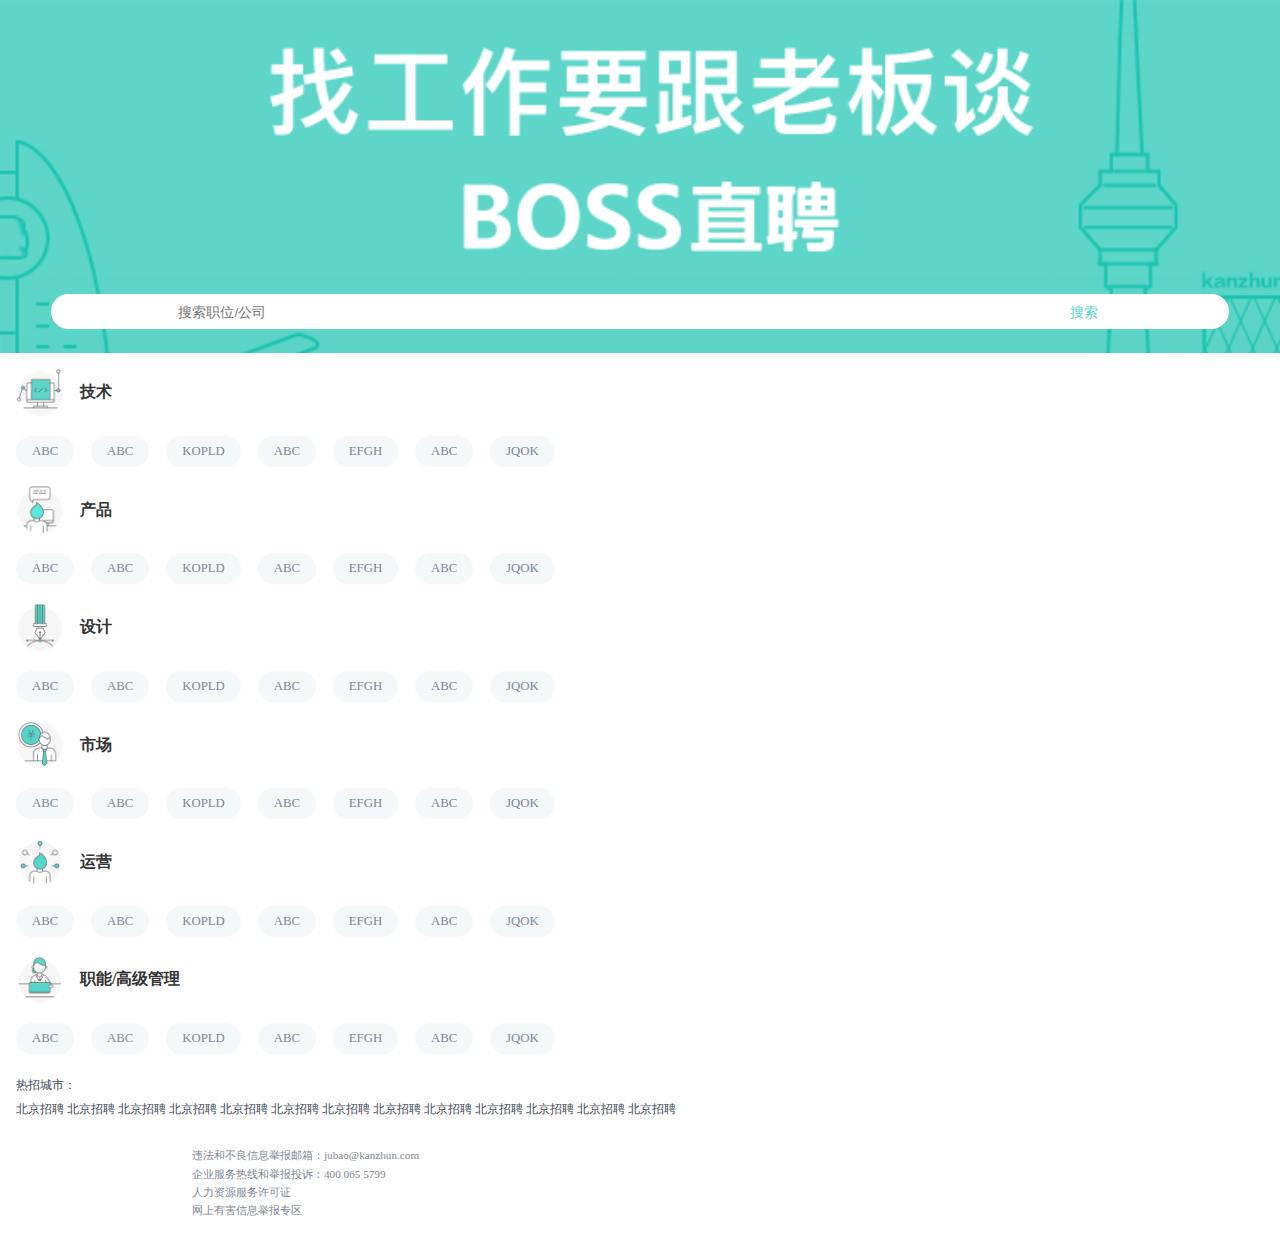
<file: index.html>
<!DOCTYPE html>
<html lang="en">
  <head>
    <meta charset="UTF-8" />
    <meta name="viewport" content="width=device-width, initial-scale=1.0" />
    <title>BOSS直聘-找工作我要跟老板谈！招聘求职找工作！</title>
    <link rel="shortcut icon" type="image/x-icon" href="./images/favicon.png" />
    <link rel="stylesheet" href="./style/main.css" />
  </head>
  <body>
    <div class="container">
      <div class="home-header">
        <img src="./images/home-search-text.png" alt="" />
        <form action="">
          <input placeholder="搜索职位/公司" type="text" name="" id="" />
          <button type="button">搜索</button>
        </form>
      </div>
      <div class="home-categories">
        <dl>
          <dt>
            <img src="./images/technology.png" alt="" />
            <div>技术</div>
          </dt>
          <dd>
            <a href="" class="tag">ABC</a>
            <a href="" class="tag">ABC</a>
            <a href="" class="tag">KOPLD</a>
            <a href="" class="tag">ABC</a>
            <a href="" class="tag">EFGH</a>
            <a href="" class="tag">ABC</a>
            <a href="" class="tag">JQOK</a>
          </dd>
        </dl>
        <dl>
          <dt>
            <img src="./images/product.png" alt="" />
            <div>产品</div>
          </dt>
          <dd>
            <a href="" class="tag">ABC</a>
            <a href="" class="tag">ABC</a>
            <a href="" class="tag">KOPLD</a>
            <a href="" class="tag">ABC</a>
            <a href="" class="tag">EFGH</a>
            <a href="" class="tag">ABC</a>
            <a href="" class="tag">JQOK</a>
          </dd>
        </dl>
        <dl>
          <dt>
            <img src="./images/designer.png" alt="" />
            <div>设计</div>
          </dt>
          <dd>
            <a href="" class="tag">ABC</a>
            <a href="" class="tag">ABC</a>
            <a href="" class="tag">KOPLD</a>
            <a href="" class="tag">ABC</a>
            <a href="" class="tag">EFGH</a>
            <a href="" class="tag">ABC</a>
            <a href="" class="tag">JQOK</a>
          </dd>
        </dl>
        <dl>
          <dt>
            <img src="./images/market.png" alt="" />
            <div>市场</div>
          </dt>
          <dd>
            <a href="" class="tag">ABC</a>
            <a href="" class="tag">ABC</a>
            <a href="" class="tag">KOPLD</a>
            <a href="" class="tag">ABC</a>
            <a href="" class="tag">EFGH</a>
            <a href="" class="tag">ABC</a>
            <a href="" class="tag">JQOK</a>
          </dd>
        </dl>
        <dl>
          <dt>
            <img src="./images/operate.png" alt="" />
            <div>运营</div>
          </dt>
          <dd>
            <a href="" class="tag">ABC</a>
            <a href="" class="tag">ABC</a>
            <a href="" class="tag">KOPLD</a>
            <a href="" class="tag">ABC</a>
            <a href="" class="tag">EFGH</a>
            <a href="" class="tag">ABC</a>
            <a href="" class="tag">JQOK</a>
          </dd>
        </dl>
        <dl>
          <dt>
            <img src="./images/senior.png" alt="" />
            <div>职能/高级管理</div>
          </dt>
          <dd>
            <a href="" class="tag">ABC</a>
            <a href="" class="tag">ABC</a>
            <a href="" class="tag">KOPLD</a>
            <a href="" class="tag">ABC</a>
            <a href="" class="tag">EFGH</a>
            <a href="" class="tag">ABC</a>
            <a href="" class="tag">JQOK</a>
          </dd>
        </dl>
      </div>
      <div class="home-city-list">
        <div class="city-title">热招城市：</div>
        <div class="city-list">
          <p>北京招聘</p>
          <p>北京招聘</p>
          <p>北京招聘</p>
          <p>北京招聘</p>
          <p>北京招聘</p>
          <p>北京招聘</p>
          <p>北京招聘</p>
          <p>北京招聘</p>
          <p>北京招聘</p>
          <p>北京招聘</p>
          <p>北京招聘</p>
          <p>北京招聘</p>
          <p>北京招聘</p>
        </div>
      </div>
      <div class="home-footer">
        <p>违法和不良信息举报邮箱：jubao@kanzhun.com</p>
        <p>企业服务热线和举报投诉：400 065 5799</p>
        <p>人力资源服务许可证</p>
        <p>网上有害信息举报专区</p>
      </div>
    </div>
  </body>
</html>
</file>
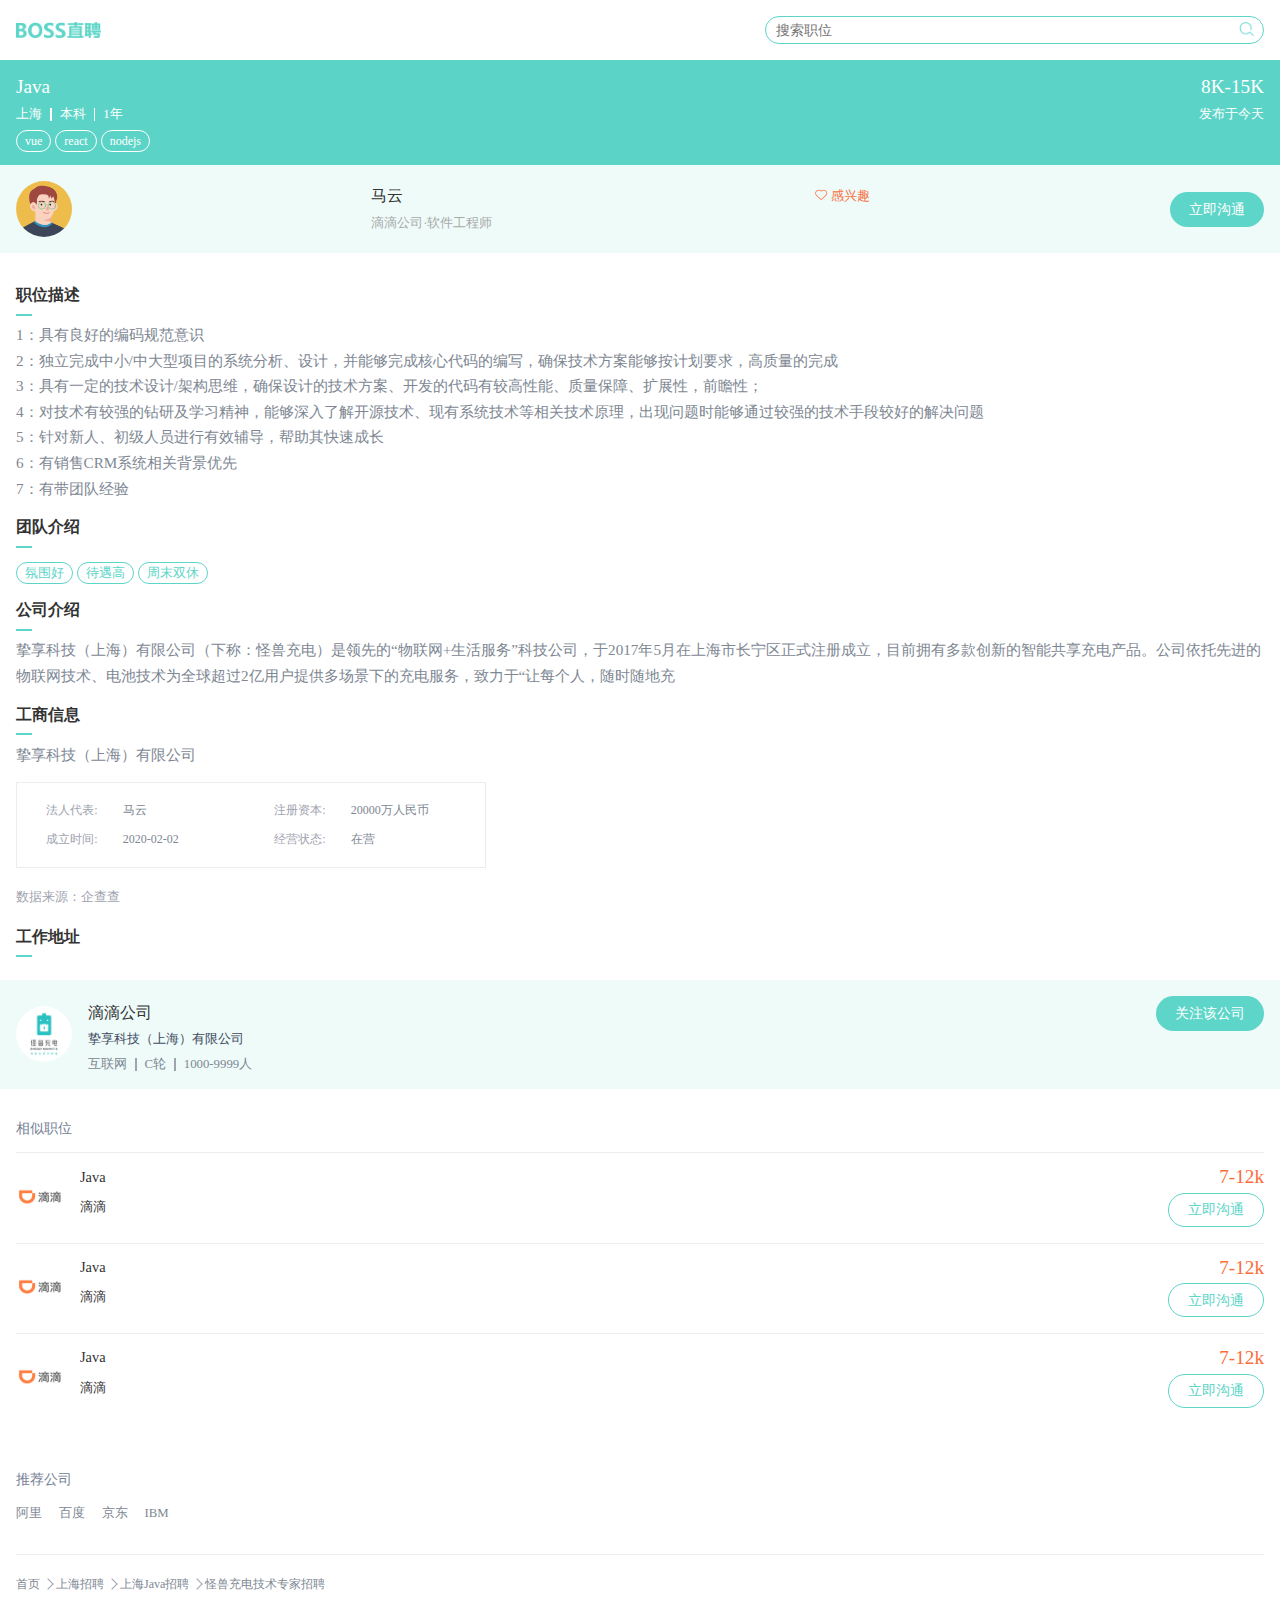
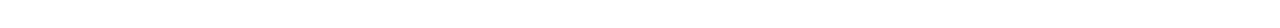
<file: detail.html>
<!DOCTYPE html>
<html lang="en">
  <head>
    <meta charset="UTF-8" />
    <meta name="viewport" content="width=device-width, initial-scale=1.0" />
    <title>「技术专家招聘」_怪兽充电招聘-BOSS直聘</title>
    <link rel="shortcut icon" type="image/x-icon" href="./images/favicon.png" />
    <link rel="stylesheet" href="./style/main.css" />
  </head>
  <body>
    <div class="container">
      <div class="top-bar flex padded">
        <img src="./images/logo.png" alt="" />
        <form action="" class="flex">
          <input type="text" placeholder="搜索职位" name="" id="" />
          <button type="button" class="search-icon"></button>
        </form>
      </div>

      <div class="job-info padded">
        <div class="title flex">
          <span>Java</span>
          <span>8K-15K</span>
        </div>
        <div class="props flex">
          <div class="items flex">上海 <i></i> 本科 <i></i> 1年</div>
          <div>发布于今天</div>
        </div>
        <div class="tags">
          <span>vue</span>
          <span>react</span>
          <span>nodejs</span>
        </div>
      </div>

      <div class="user-info flex padded">
        <img src="./images/avatar_15.png" alt="" />
        <div class="info">
          <div class="name flex">
            <span>马云</span>
            <span class="like">
              <img src="./images/link-like.png" alt="" />
              感兴趣
            </span>
          </div>
          <div class="desc">滴滴公司·软件工程师</div>
        </div>
        <button type="button" class="btn">立即沟通</button>
      </div>

      <div class="job-detail padded">
        <h3>职位描述</h3>
        <div class="text">
          1：具有良好的编码规范意识<br />
          2：独立完成中小/中大型项目的系统分析、设计，并能够完成核心代码的编写，确保技术方案能够按计划要求，高质量的完成<br />
          3：具有一定的技术设计/架构思维，确保设计的技术方案、开发的代码有较高性能、质量保障、扩展性，前瞻性；<br />
          4：对技术有较强的钻研及学习精神，能够深入了解开源技术、现有系统技术等相关技术原理，出现问题时能够通过较强的技术手段较好的解决问题<br />
          5：针对新人、初级人员进行有效辅导，帮助其快速成长<br />
          6：有销售CRM系统相关背景优先<br />
          7：有带团队经验
        </div>

        <h3>团队介绍</h3>
        <div class="tags">
          <span>氛围好</span>
          <span>待遇高</span>
          <span>周末双休</span>
        </div>
        <h3>公司介绍</h3>
        <div class="text">
          挚享科技（上海）有限公司（下称：怪兽充电）是领先的“物联网+生活服务”科技公司，于2017年5月在上海市长宁区正式注册成立，目前拥有多款创新的智能共享充电产品。公司依托先进的物联网技术、电池技术为全球超过2亿用户提供多场景下的充电服务，致力于“让每个人，随时随地充
        </div>

        <h3>工商信息</h3>
        <div class="text">
          <p>挚享科技（上海）有限公司</p>
          <table>
            <tr>
              <th>法人代表:</th>
              <td>马云</td>
              <th>注册资本:</th>
              <td>20000万人民币</td>
            </tr>
            <tr>
              <th>成立时间:</th>
              <td>2020-02-02</td>
              <th>经营状态:</th>
              <td>在营</td>
            </tr>
          </table>
          <p class="grey">
            <small>数据来源：企查查</small>
          </p>
        </div>

        <h3>工作地址</h3>
        <div class="map"></div>
      </div>

      <div class="company-info flex padded">
        <img src="./images/company-detail.jpg" alt="" />
        <div class="info">
          <div class="name flex">
            <span>滴滴公司</span>
            <button class="btn" type="button">关注该公司</button>
          </div>
          <div class="desc">挚享科技（上海）有限公司</div>
          <div class="tags flex">
            <span>互联网</span> <i></i> <span>C轮</span> <i></i>
            <span>1000-9999人</span>
          </div>
        </div>
      </div>

      <div class="related-jobs padded">
        <h3>相似职位</h3>
        <ul class="job-list">
          <li>
            <a href="" class="job-item flex">
              <img
                src="./images/didi.png"
                alt=""
              />
              <div class="text">
                <div class="title flex">
                  Java
                  <span class="salary"> 7-12k </span>
                </div>
                <div class="flex">
                  <div class="company">滴滴</div>
                  <button type="button" class="btn">立即沟通</button>
                </div>
              </div>
            </a>
          </li>
          <li>
            <a href="" class="job-item flex">
              <img
                src="./images/didi.png"
                alt=""
              />
              <div class="text">
                <div class="title flex">
                  Java
                  <span class="salary"> 7-12k </span>
                </div>
                <div class="flex">
                  <div class="company">滴滴</div>
                  <button type="button" class="btn">立即沟通</button>
                </div>
              </div>
            </a>
          </li>
          <li>
            <a href="" class="job-item flex">
              <img
                src="./images/didi.png"
                alt=""
              />
              <div class="text">
                <div class="title flex">
                  Java
                  <span class="salary"> 7-12k </span>
                </div>
                <div class="flex">
                  <div class="company">滴滴</div>
                  <button type="button" class="btn">立即沟通</button>
                </div>
              </div>
            </a>
          </li>
        </ul>
      </div>

      <div class="related-company padded">
        <h3>推荐公司</h3>
        <div class="tags">
          <a href="">阿里</a>
          <a href="">百度</a>
          <a href="">京东</a>
          <a href="">IBM</a>
        </div>
      </div>

      <div class="job-footer breadcrumb-nav">
        <a href="">首页</a> <i></i> <a href="">上海招聘</a> <i></i>
        <a href="">上海Java招聘</a> <i></i> <a href="">怪兽充电技术专家招聘</a>
      </div>
    </div>
  </body>
</html>
</file>
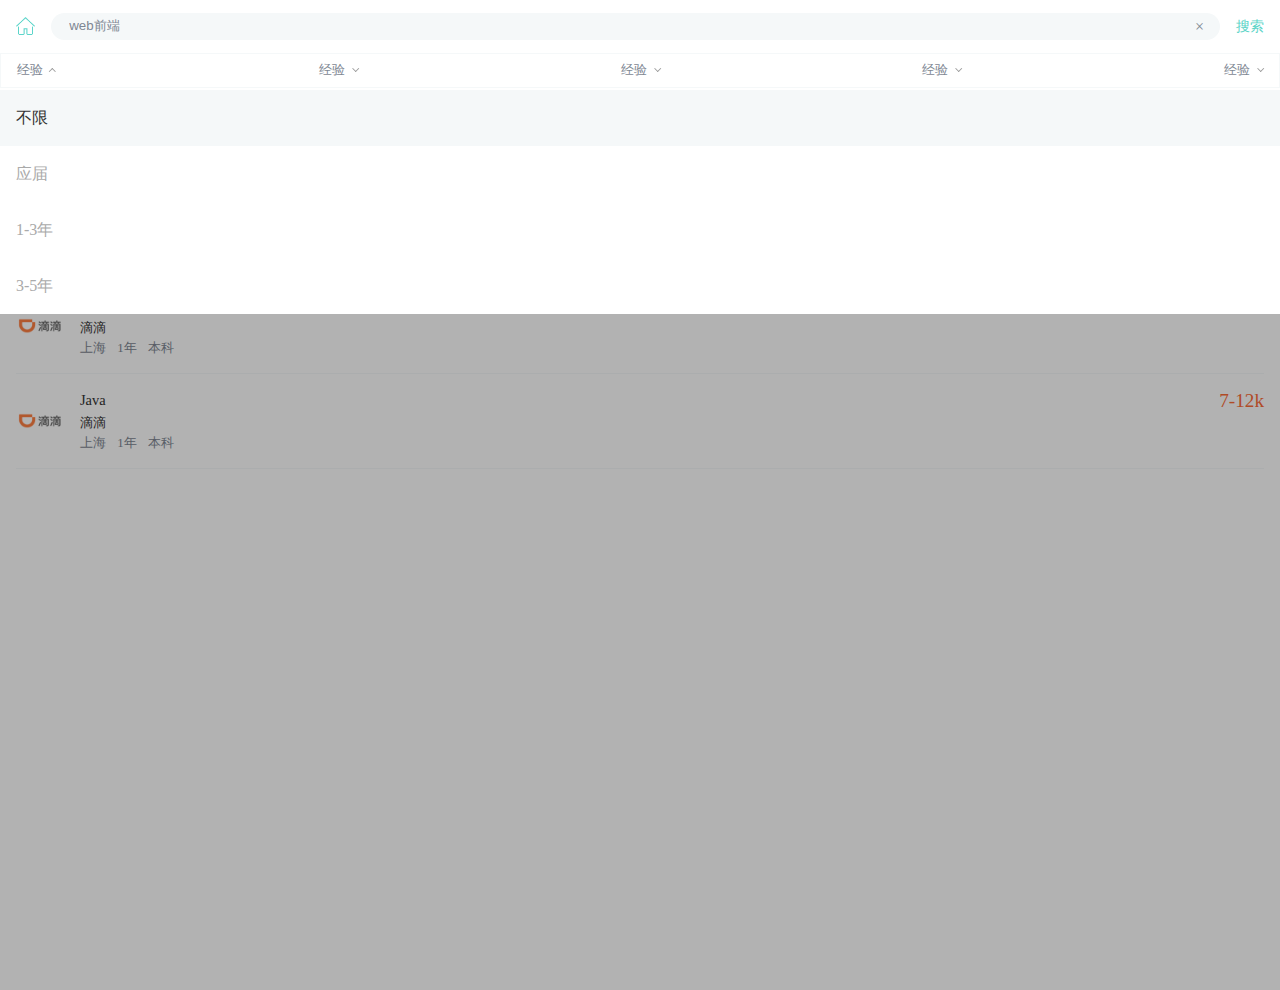
<file: list.html>
<!DOCTYPE html>
<html lang="en">
  <head>
    <meta charset="UTF-8" />
    <meta name="viewport" content="width=device-width, initial-scale=1.0" />
    <title>「全国Java招聘」 - BOSS直聘</title>
    <link rel="shortcut icon" type="image/x-icon" href="./images/favicon.png" />
    <link rel="stylesheet" href="./style/main.css" />
  </head>
  <body>
    <div class="container">
      <div class="list-header flex">
        <form action="" class="flex">
          <img src="./images/icon-home.png" alt="" />
          <div class="inner flex">
            <input type="text" value="web前端" />
            <span>&times;</span>
          </div>
          <button type="button">搜索</button>
        </form>
      </div>
      <div class="filter flex">
        <dl class="active">
          <dt>经验</dt>
          <dd>
            <ul>
              <li class="active">不限</li>
              <li>应届</li>
              <li>1-3年</li>
              <li>3-5年</li>
            </ul>
          </dd>
        </dl>
        <dl>
          <dt>经验</dt>
          <dd>
            <ul>
              <li>应届</li>
              <li>1-3年</li>
              <li>3-5年</li>
            </ul>
          </dd>
        </dl>
        <dl>
          <dt>经验</dt>
          <dd>
            <ul>
              <li>应届</li>
              <li>1-3年</li>
              <li>3-5年</li>
            </ul>
          </dd>
        </dl>
        <dl>
          <dt>经验</dt>
          <dd>
            <ul>
              <li>应届</li>
              <li>1-3年</li>
              <li>3-5年</li>
            </ul>
          </dd>
        </dl>
        <dl>
          <dt>经验</dt>
          <dd>
            <ul>
              <li>应届</li>
              <li>1-3年</li>
              <li>3-5年</li>
            </ul>
          </dd>
        </dl>
      </div>
      <ul class="job-list">
        <li>
          <a href="" class="job-item flex">
            <img
              src="./images/didi.png"
              alt=""
            />
            <div class="text">
              <div class="title flex">
                Java
                <span class="salary"> 7-12k </span>
              </div>
              <div class="company">滴滴</div>
              <div class="props">
                <span>上海</span>
                <span>1年</span>
                <span>本科</span>
              </div>
            </div>
          </a>
        </li>
        <li>
          <a href="" class="job-item flex">
            <img
              src="./images/didi.png"
              alt=""
            />
            <div class="text">
              <div class="title flex">
                Java
                <span class="salary"> 7-12k </span>
              </div>
              <div class="company">滴滴</div>
              <div class="props">
                <span>上海</span>
                <span>1年</span>
                <span>本科</span>
              </div>
            </div>
          </a>
        </li>
        <li>
          <a href="" class="job-item flex">
            <img
              src="./images/didi.png"
              alt=""
            />
            <div class="text">
              <div class="title flex">
                Java
                <span class="salary"> 7-12k </span>
              </div>
              <div class="company">滴滴</div>
              <div class="props">
                <span>上海</span>
                <span>1年</span>
                <span>本科</span>
              </div>
            </div>
          </a>
        </li>
        <li>
          <a href="" class="job-item flex">
            <img
              src="./images/didi.png"
              alt=""
            />
            <div class="text">
              <div class="title flex">
                Java
                <span class="salary"> 7-12k </span>
              </div>
              <div class="company">滴滴</div>
              <div class="props">
                <span>上海</span>
                <span>1年</span>
                <span>本科</span>
              </div>
            </div>
          </a>
        </li>
      </ul>
    </div>
  </body>
</html>
</file>
<file: style/main.css>
body {
  margin: 0;
  font-family: Arial, Helvetica, "Microsoft Yahei" sans-serif;
  color: #7e8793;
  -webkit-font-smoothing: antialiased;
}

* {
  box-sizing: border-box;
}

/* common */

.flex {
  display: flex;
  justify-content: space-between;
  align-items: center;
}

.padded {
  padding: 1rem;
}

.btn {
  border: none;
  font-size: 0.9rem;
  padding: 0.5rem 1.2rem;
  border-radius: 2rem;
}

.grey {
  color: #9fa3b0;
}

/* home */

.home-header {
  background: url("../images/home-bg.png") no-repeat;
  background-size: 100% auto;
  text-align: center;
  padding-bottom: 1.5rem;
}

.home-header > img {
  width: 67%;
  margin: 2.3rem;
}

.home-header form {
  background: #fff;
  width: 92%;
  margin: 0 auto;
  line-height: 2.2rem;
  border-radius: 2.2rem;
}

.home-header form input {
  width: 75%;
  border: none;
  color: #aaa;
  font-size: 0.85rem;
}

.home-header form input[type="text"]:focus {
  outline: none;
}

.home-header form button {
  font-size: 0.9rem;
  color: #5bd4c7;
  border: none;
  background: none;
}

.home-header form button:focus {
  outline: none;
}

.home-categories {
  padding: 0 1rem;
}

.home-categories dt {
  display: flex;
  align-items: center;
  color: #333;
}

.home-categories dt img {
  height: 3rem;
  margin-right: 1rem;
}

.home-categories dt div {
  font-weight: 700;
}

.home-categories dd {
  margin: 0;
  margin: 1rem -0.4rem;
}

.home-categories dd .tag {
  background: #f5f8f9;
  color: #7e8793;
  padding: 0.5rem 1rem;
  display: inline-block;
  border-radius: 2rem;
  text-decoration: none;
  margin: 0.2rem 0.4rem;
  font-size: 0.8rem;
}
.home-city-list {
  padding: 0 1rem;
  color: #404855;
  font-size: 12px;
  font-weight: 400;
  line-height: 24px;
}

.home-city-list .city-list p {
  display: inline-block;
  margin: 0;
}

.home-footer {
  width: 70%;
  margin: 0 auto;
  font-size: 0.7rem;
  padding: 1.5rem 0;
}

.home-footer p {
  margin: 0.2rem 0;
}

/* list-page */

.list-header {
  padding: 0.8rem 1rem;
}

.list-header img {
  height: 1.2rem;
}

.list-header form {
  width: 100%;
}

.list-header form .inner {
  width: 100%;
  background: #f5f8f9;
  margin: 0 1rem;
  line-height: 1.7rem;
  border-radius: 2rem;
  padding: 0 1rem;
}

.list-header form .inner input {
  width: 80%;
  border: none;
  background: transparent;
  outline: none;
  color: #7e8793;
}

.list-header form button {
  border: none;
  background: none;
  font-size: 0.9rem;
  color: #5bd4c7;
  flex-shrink: 0;
  padding: 0;
}

.filter {
  padding: 0.5rem 1rem;
  border: 1px solid #f5f8f9;
}

.filter dl,
dd {
  margin: 0;
}

.filter dt {
  font-size: 0.8rem;
}
.filter dt.active {
  color: #333;
}
.filter dt::after {
  content: "";
  display: inline-block;
  width: 4px;
  height: 4px;
  border: 1px solid #999;
  border-style: solid none none solid;
  transform: rotate(225deg);
  transform-origin: 2px 1px;
  margin-left: 0.5rem;
  transition: all 0.3s;
}

.filter .active dt::after {
  transform: rotate(45deg);
}

.filter dd {
  display: none;
}

.filter .active dd {
  display: block;
  background: rgba(0, 0, 0, 0.3);
  width: 100%;
  height: 100vh;
  position: absolute;
  top: 90px;
  left: 0;
}

.filter .active dd ul {
  margin: 0;
  background: #fff;
  padding: 0;
}

.filter .active dd li {
  line-height: 3.5rem;
  text-indent: 1rem;
  color: #aaa;
  list-style: none;
}

.filter .active dd li.active {
  background: #f5f8f9;
  color: #333;
}

.job-list {
  margin: 0;
  padding: 0;
}

.job-item {
  margin: 1rem;
  padding-bottom: 1rem;
  color: #7e8793;
  text-decoration: none;
  border-bottom: 1px solid #f5f8f9;
}

.job-item > img {
  height: 3rem;
  border-radius: 0.3rem;
}

.job-item .text {
  width: 100%;
  margin-left: 1rem;
}

.job-item .title {
  color: #333;
  font-size: 0.9rem;
}

.job-item .salary {
  color: #fc6c38;
  font-size: 1.2rem;
}
.job-item .company {
  color: #333;
  font-size: 0.8rem;
  margin: 0.2rem 0;
}

.job-item .props {
  font-size: 0.8rem;
}

.job-item .props span {
  margin-right: 0.5rem;
}

/* detail */

.top-bar img {
  height: 1rem;
}

.top-bar form {
  width: 40%;
  border: 1px solid #5dd5c8;
  border-radius: 2rem;
  padding: 0 0.5rem;
}

.top-bar form input {
  border: none;
  background: none;
  width: 80%;
  line-height: 1.5rem;
  color: #aaa;
  font-size: 0.9rem;
  outline: none;
}

.top-bar form button {
  border: none;
  background: url("../images/icons.png") no-repeat top center;
  background-size: 100% auto;
  display: inline-block;
  width: 1rem;
  height: 1rem;
}

.job-info {
  background: #5bd4c7;
  color: #fff;
}

.job-info .title {
  font-size: 1.2rem;
}

.job-info .props {
  font-size: 0.8rem;
  margin: 0.5rem 0;
}

.job-info .props .items i {
  display: inline-block;
  width: 0.1rem;
  height: 0.8rem;
  background: #fff;
  margin: 0 0.5rem;
}

.job-info .tags span {
  border: 1px solid #fff;
  padding: 0.2rem 0.5rem;
  border-radius: 2rem;
  font-size: 0.75rem;
}

.user-info {
  background: #eefbf9;
}

.user-info > img {
  height: 3.5rem;
  border-radius: 50%;
}

.user-info button {
  background: #5dd5c8;
  color: #fff;
  flex-shrink: 0;
}

.user-info .name {
  color: #333;
}

.user-info .name .like {
  color: #fb7042;
  font-size: 0.8rem;
}

.user-info .desc {
  font-size: 0.8rem;
  color: #aaa;
  margin-top: 0.5rem;
}

.user-info .info {
  width: 40%;
  margin: 0 1rem;
}

.job-detail h3 {
  color: #333;
  font-size: 1rem;
  position: relative;
}

.job-detail h3::after {
  content: "";
  width: 1rem;
  height: 2px;
  display: inline-block;
  background: #5dd5c8;
  position: absolute;
  top: 1.8rem;
  left: 0;
}

.job-detail .text {
  font-size: 0.95rem;
  line-height: 1.6rem;
}

.job-detail .tags {
  margin-top: 1.5rem;
}

.job-detail .tags span {
  font-size: 0.8rem;
  color: #5dd5c8;
  border: 1px solid #5dd5c8;
  padding: 0.1rem 0.5rem;
  border-radius: 1rem;
  margin-right: 0rem 0.5rem 0.5rem 0;
  display: inline-block;
}

.job-detail .text table {
  border: 1px solid #ebecef;
  padding: 0.7rem 0.3rem;
  font-size: 0.75rem;
}

.job-detail .text table th {
  font-weight: normal;
  width: 6rem;
  color: #9fa3b0;
}

.job-detail .text table td {
  width: 8rem;
}

.company-info {
  background: #eefbf9;
}

.company-info > img {
  height: 3.5rem;
  border-radius: 3.5rem;
}

.company-info .info {
  width: 100%;
  margin-left: 1rem;
}

.company-info .info .name {
  color: #333;
}

.company-info .info .name button {
  background: #5dd5c8;
  color: #fff;
  border: none;
}

.company-info .info .desc {
  font-size: 0.8rem;
  color: #414a60;
}

.company-info .info .tags {
  margin-top: 0.5rem;
  font-size: 0.8rem;
  justify-content: flex-start;
}

.company-info .info .tags i {
  display: inline-block;
  width: 0.1rem;
  height: 0.8rem;
  background: #9fa3b0;
  margin: 0 0.5rem;
}

.related-jobs h3 {
  color: #767f96;
  font-weight: normal;
  font-size: 0.9rem;
}

.related-jobs ul {
  list-style: none;
}

.related-jobs ul li > a {
  border: none;
  border-top: 1px solid #ebecef;
  padding-top: 0.8rem;
  margin: 0;
}

.related-jobs .btn {
  padding: 0.4rem 1.2rem;
  margin-top: 0.3rem;
  border: 1px #5dd5c8 solid;
  color: #5dd5c8;
  background: #fff;
}

.related-company h3 {
  color: #767f96;
  font-weight: normal;
  font-size: 0.9rem;
}

.related-company .tags a {
  color: #7e8793;
  text-decoration: none;
  font-size: 0.8rem;
  margin: 0 0.8rem 0.2rem 0;
}

.job-footer {
  border-top: 1px solid #ebecef;
  margin: 1rem;
  padding: 1rem 0;
  line-height: 1.5rem;
}

.breadcrumb-nav a {
  color: #7e8793;
  text-decoration: none;
  font-size: 0.75rem;
}

.breadcrumb-nav i {
  display: inline-block;
  width: 8px;
  height: 8px;
  border: 1px solid #9fa3b0;
  border-style: solid none none solid;
  transform: rotate(135deg);
}
</file>
